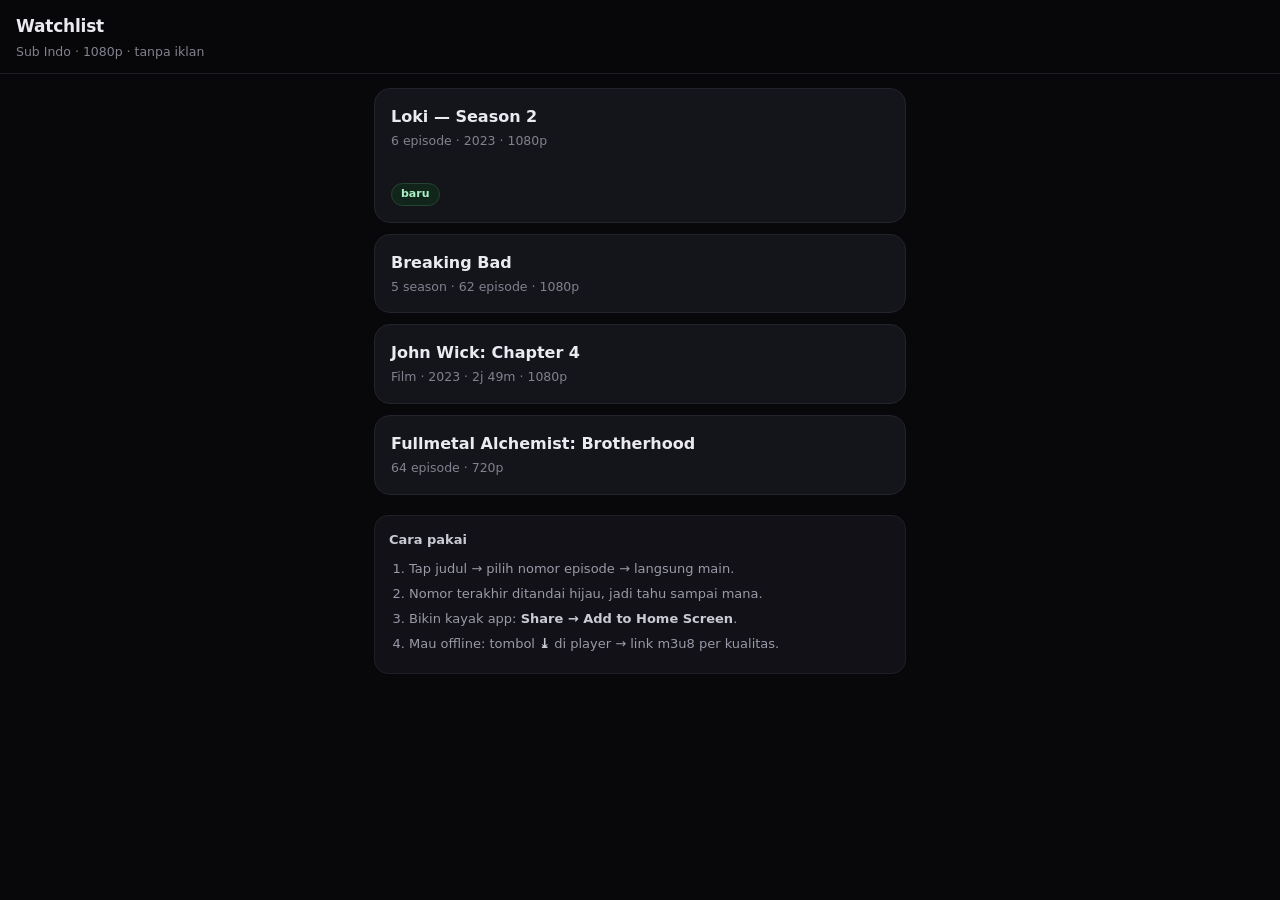
<file: index.html>
<!doctype html>
<html lang="id">
<head>
<meta charset="utf-8">
<meta name="viewport" content="width=device-width,initial-scale=1,viewport-fit=cover">
<meta name="theme-color" content="#08080a">
<meta name="apple-mobile-web-app-capable" content="yes">
<meta name="apple-mobile-web-app-status-bar-style" content="black-translucent">
<title>Watchlist</title>
<link rel="stylesheet" href="style.css">
</head>
<body class="page">
<header>
  <h1>Watchlist</h1>
  <p class="sub">Sub Indo &middot; 1080p &middot; tanpa iklan</p>
</header>
<main>
  <div class="cards">
    <a href="watch.html?show=loki&amp;s=2&amp;e=1">
      <strong>Loki — Season 2</strong>
      <span>6 episode &middot; 2023 &middot; 1080p</span><br>
      <em>baru</em>
    </a>
    <a href="watch.html?show=breaking-bad&amp;s=1&amp;e=1">
      <strong>Breaking Bad</strong>
      <span>5 season &middot; 62 episode &middot; 1080p</span>
    </a>
    <a href="watch.html?show=john-wick-4">
      <strong>John Wick: Chapter 4</strong>
      <span>Film &middot; 2023 &middot; 2j 49m &middot; 1080p</span>
    </a>
    <a href="fullmetal-alchemist-brotherhood.html">
      <strong>Fullmetal Alchemist: Brotherhood</strong>
      <span>64 episode &middot; 720p</span>
    </a>
  </div>
  <div class="note">
    <b>Cara pakai</b>
    <ol class="tips">
      <li>Tap judul &rarr; pilih nomor episode &rarr; langsung main.</li>
      <li>Nomor terakhir ditandai hijau, jadi tahu sampai mana.</li>
      <li>Bikin kayak app: <b>Share &rarr; Add to Home Screen</b>.</li>
      <li>Mau offline: tombol <b>&#10515;</b> di player &rarr; link m3u8 per kualitas.</li>
    </ol>
  </div>
</main>
</body>
</html>
</file>
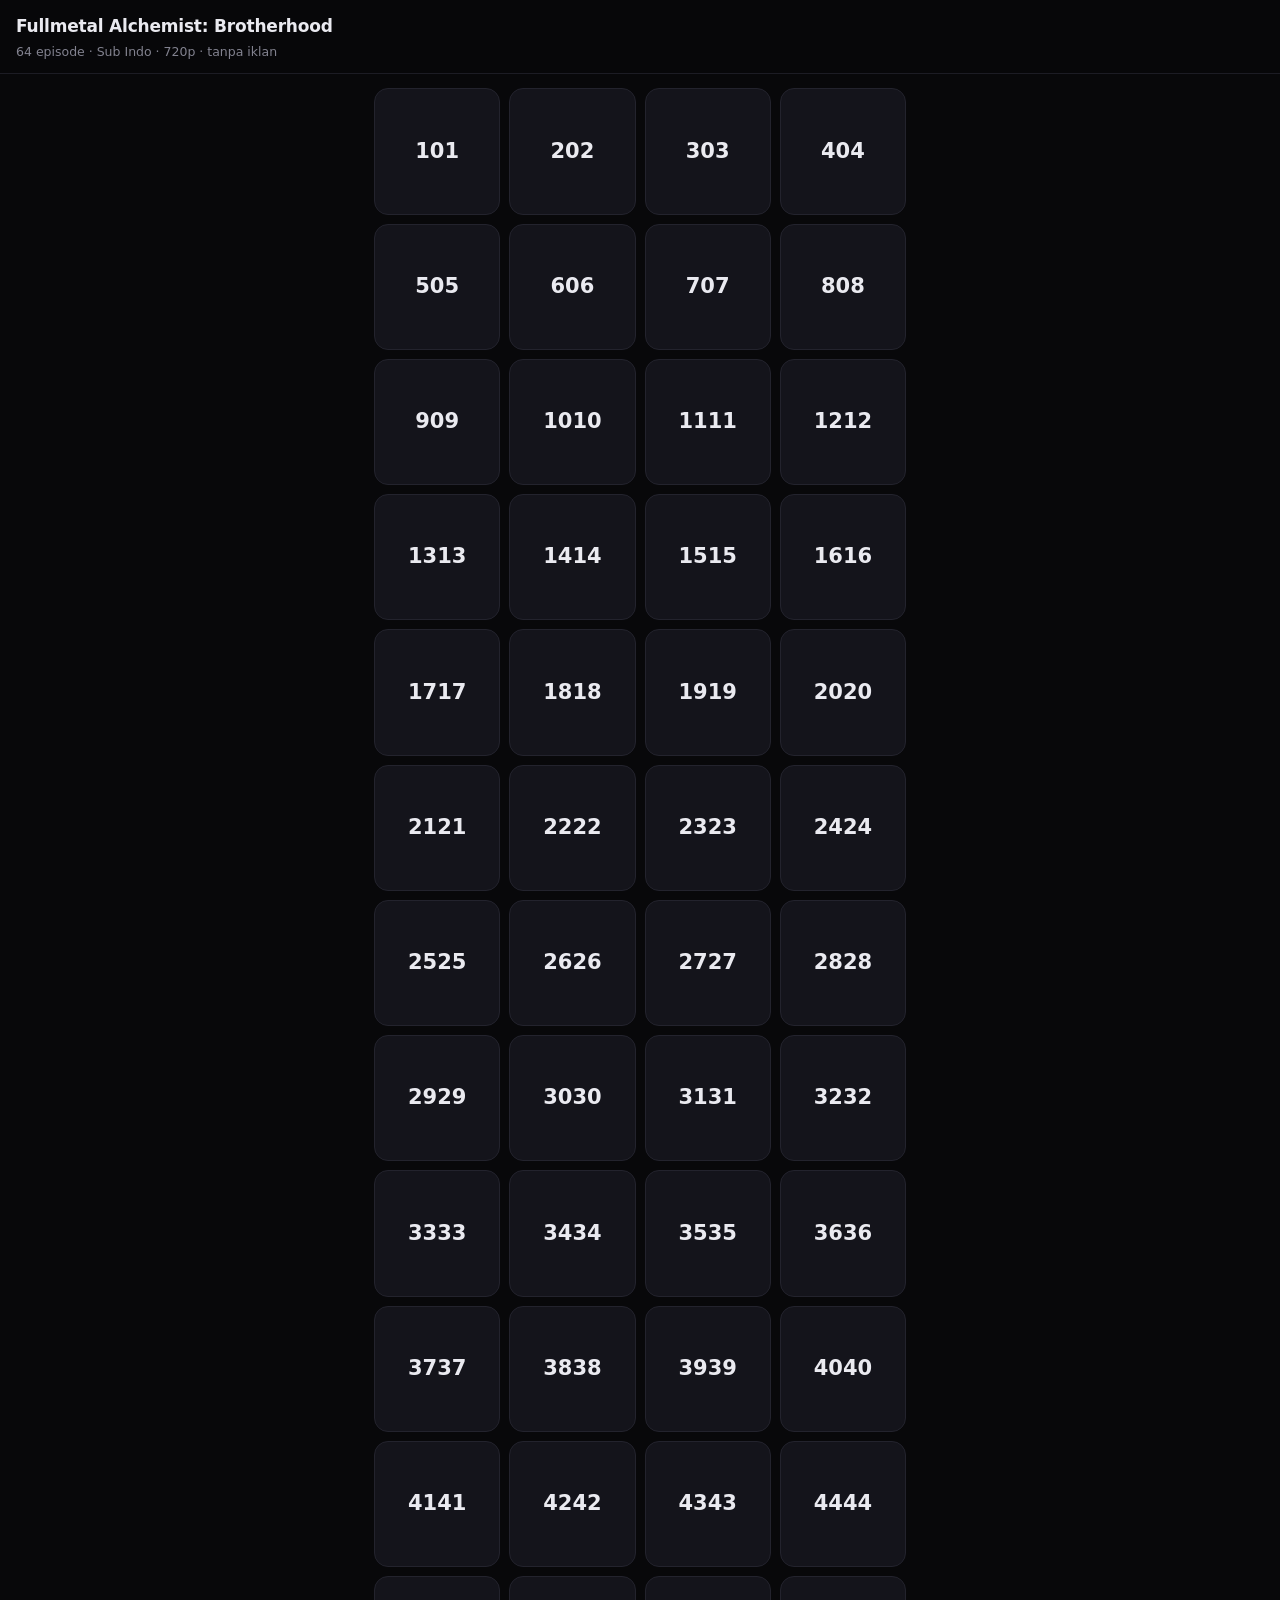
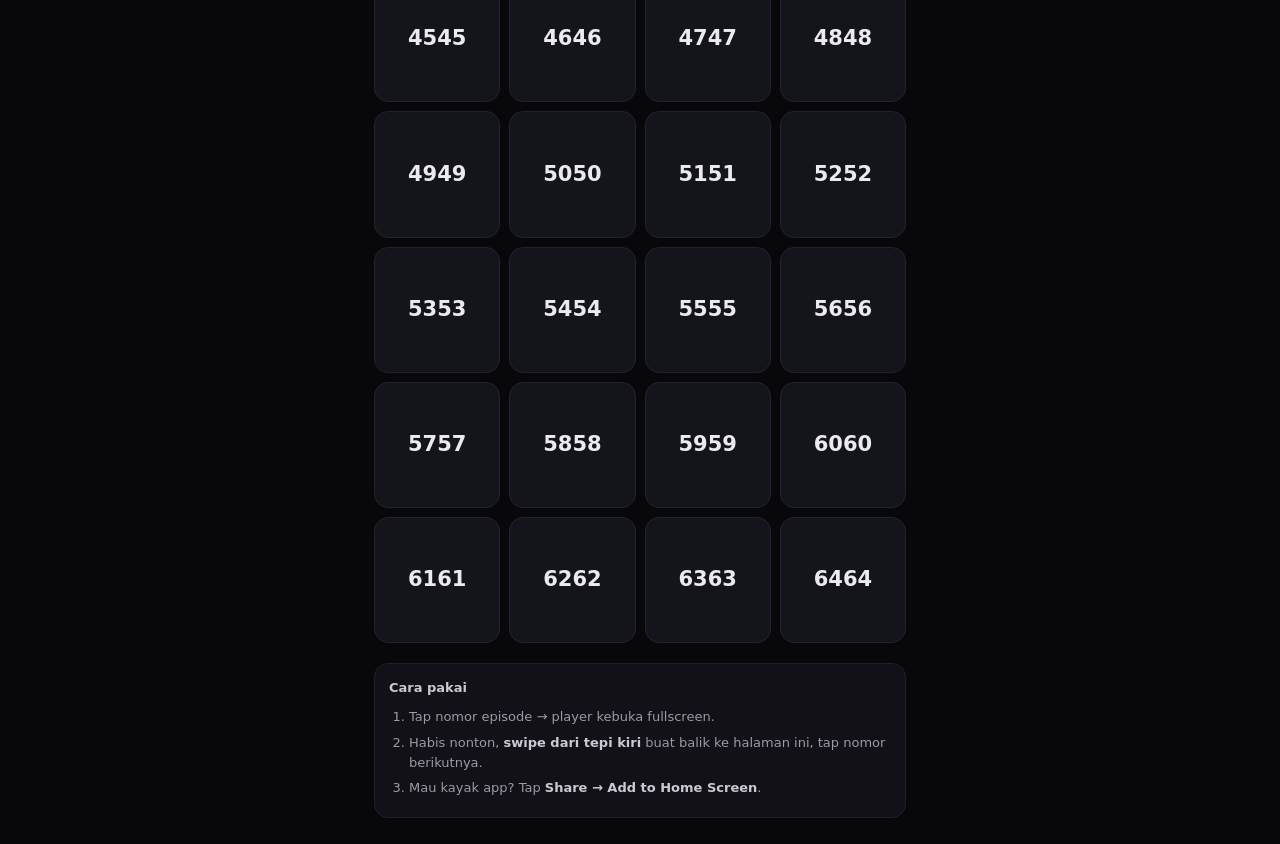
<file: fullmetal-alchemist-brotherhood.html>
<!doctype html>
<html lang="id">
<head>
<meta charset="utf-8">
<meta name="viewport" content="width=device-width,initial-scale=1,viewport-fit=cover">
<meta name="theme-color" content="#08080a">
<meta name="apple-mobile-web-app-capable" content="yes">
<meta name="apple-mobile-web-app-status-bar-style" content="black-translucent">
<title>Fullmetal Alchemist: Brotherhood — Sub Indo 720p</title>
<link rel="stylesheet" href="style.css">

</head>
<body>
<header>
  <h1>Fullmetal Alchemist: Brotherhood</h1>
  <p class="sub">64 episode &middot; Sub Indo &middot; 720p &middot; tanpa iklan</p>
</header>
<main>
  <div class="grid">
    <a class="ep" href="https://nekoclouds.com/embed/01M1F60MRJA37YS2ME9RAAJ488" target="_blank" rel="noopener noreferrer"><b>1</b><span>01</span></a>
    <a class="ep" href="https://nekoclouds.com/embed/01M1F60MJ639CZ15S2D25Q8AY5" target="_blank" rel="noopener noreferrer"><b>2</b><span>02</span></a>
    <a class="ep" href="https://nekoclouds.com/embed/01M1F60MRQ29ZWFYFF0RAZFWF2" target="_blank" rel="noopener noreferrer"><b>3</b><span>03</span></a>
    <a class="ep" href="https://nekoclouds.com/embed/01M1F60MRP1QHA8V1NWXKQXJD2" target="_blank" rel="noopener noreferrer"><b>4</b><span>04</span></a>
    <a class="ep" href="https://nekoclouds.com/embed/01M1F60MRM03JENQY9KD16C77P" target="_blank" rel="noopener noreferrer"><b>5</b><span>05</span></a>
    <a class="ep" href="https://nekoclouds.com/embed/01M1F60MRNGT7CXRM0X4ZN9QW3" target="_blank" rel="noopener noreferrer"><b>6</b><span>06</span></a>
    <a class="ep" href="https://nekoclouds.com/embed/01M1F60MRNDD7X8D7R08ECB8VS" target="_blank" rel="noopener noreferrer"><b>7</b><span>07</span></a>
    <a class="ep" href="https://nekoclouds.com/embed/01M1F60MRSW5A0QVV1ZX3HFD10" target="_blank" rel="noopener noreferrer"><b>8</b><span>08</span></a>
    <a class="ep" href="https://nekoclouds.com/embed/01M1F60MSA0DCMZD039SPKHPDW" target="_blank" rel="noopener noreferrer"><b>9</b><span>09</span></a>
    <a class="ep" href="https://nekoclouds.com/embed/01M1F60MS83HJV8DTY5XPFNRSX" target="_blank" rel="noopener noreferrer"><b>10</b><span>10</span></a>
    <a class="ep" href="https://nekoclouds.com/embed/01M1F60MRSTXDDCP6VQZ5K4CFZ" target="_blank" rel="noopener noreferrer"><b>11</b><span>11</span></a>
    <a class="ep" href="https://nekoclouds.com/embed/01M1F60MRXGMN3PS9DQ3WTQ0XN" target="_blank" rel="noopener noreferrer"><b>12</b><span>12</span></a>
    <a class="ep" href="https://nekoclouds.com/embed/01M1F60MS7FZ4D35FJGKD4W1DP" target="_blank" rel="noopener noreferrer"><b>13</b><span>13</span></a>
    <a class="ep" href="https://nekoclouds.com/embed/01M1F60MRXAV65JMS9T3RYN8E3" target="_blank" rel="noopener noreferrer"><b>14</b><span>14</span></a>
    <a class="ep" href="https://nekoclouds.com/embed/01M1F60MS73Z75527RS6F5B467" target="_blank" rel="noopener noreferrer"><b>15</b><span>15</span></a>
    <a class="ep" href="https://nekoclouds.com/embed/01M1F60MS8GDMQJV0B8M10F7S7" target="_blank" rel="noopener noreferrer"><b>16</b><span>16</span></a>
    <a class="ep" href="https://nekoclouds.com/embed/01M1F60MRPH8JDBKCR1EV1S05H" target="_blank" rel="noopener noreferrer"><b>17</b><span>17</span></a>
    <a class="ep" href="https://nekoclouds.com/embed/01M1F60MTASQ616KAP8WQRB54Q" target="_blank" rel="noopener noreferrer"><b>18</b><span>18</span></a>
    <a class="ep" href="https://nekoclouds.com/embed/01M1F60MSX7MTQ4RQ9Q948EYCV" target="_blank" rel="noopener noreferrer"><b>19</b><span>19</span></a>
    <a class="ep" href="https://nekoclouds.com/embed/01M1F60MSAE70XMRPTFE02DYH9" target="_blank" rel="noopener noreferrer"><b>20</b><span>20</span></a>
    <a class="ep" href="https://nekoclouds.com/embed/01M1F60MRVBENYGTGMGC4BFSDZ" target="_blank" rel="noopener noreferrer"><b>21</b><span>21</span></a>
    <a class="ep" href="https://nekoclouds.com/embed/01M1F60MRWV20CV24SC5Q3R5HB" target="_blank" rel="noopener noreferrer"><b>22</b><span>22</span></a>
    <a class="ep" href="https://nekoclouds.com/embed/01M1F60MSBXGTH7RRVZ0GS6NJS" target="_blank" rel="noopener noreferrer"><b>23</b><span>23</span></a>
    <a class="ep" href="https://nekoclouds.com/embed/01M1F60MRWKW3TK04CZASEK6F1" target="_blank" rel="noopener noreferrer"><b>24</b><span>24</span></a>
    <a class="ep" href="https://nekoclouds.com/embed/01M1F60MSAQH0GXMC17CXMJN5S" target="_blank" rel="noopener noreferrer"><b>25</b><span>25</span></a>
    <a class="ep" href="https://nekoclouds.com/embed/01M1F60MSATDW4AF60RMBAK4QJ" target="_blank" rel="noopener noreferrer"><b>26</b><span>26</span></a>
    <a class="ep" href="https://nekoclouds.com/embed/01M1F60MSBBR3F5KEHF3ZGSD84" target="_blank" rel="noopener noreferrer"><b>27</b><span>27</span></a>
    <a class="ep" href="https://nekoclouds.com/embed/01M1F60MRVP0J91ANQ2BHP9JDT" target="_blank" rel="noopener noreferrer"><b>28</b><span>28</span></a>
    <a class="ep" href="https://nekoclouds.com/embed/01M1F60MSX6APEX32T5Q844BXS" target="_blank" rel="noopener noreferrer"><b>29</b><span>29</span></a>
    <a class="ep" href="https://nekoclouds.com/embed/01M1F60MRW3RJPGB6V0G69X9Z8" target="_blank" rel="noopener noreferrer"><b>30</b><span>30</span></a>
    <a class="ep" href="https://nekoclouds.com/embed/01M1F60MSXRQNA5QCEADYSEN2K" target="_blank" rel="noopener noreferrer"><b>31</b><span>31</span></a>
    <a class="ep" href="https://nekoclouds.com/embed/01M1F60MSBG5CH5DXB70WR2C9X" target="_blank" rel="noopener noreferrer"><b>32</b><span>32</span></a>
    <a class="ep" href="https://nekoclouds.com/embed/01M1F60MRT5411Y6G16VWGNMB2" target="_blank" rel="noopener noreferrer"><b>33</b><span>33</span></a>
    <a class="ep" href="https://nekoclouds.com/embed/01M1F60MS9NZGQX68TPT4EAVS0" target="_blank" rel="noopener noreferrer"><b>34</b><span>34</span></a>
    <a class="ep" href="https://nekoclouds.com/embed/01M1F60MSAMZVB08ZGRXS3X3J1" target="_blank" rel="noopener noreferrer"><b>35</b><span>35</span></a>
    <a class="ep" href="https://nekoclouds.com/embed/01M1F60MSBQ3KEWB53FP6VXS5X" target="_blank" rel="noopener noreferrer"><b>36</b><span>36</span></a>
    <a class="ep" href="https://nekoclouds.com/embed/01M1F60MSXQ7Y9DJMFT87XKHWD" target="_blank" rel="noopener noreferrer"><b>37</b><span>37</span></a>
    <a class="ep" href="https://nekoclouds.com/embed/01M1F60MSBEZEZANT3KNEA9Y0Q" target="_blank" rel="noopener noreferrer"><b>38</b><span>38</span></a>
    <a class="ep" href="https://nekoclouds.com/embed/01M1F60MRRPG63ESJ600MV6TPX" target="_blank" rel="noopener noreferrer"><b>39</b><span>39</span></a>
    <a class="ep" href="https://nekoclouds.com/embed/01M1F60MSBEAF6HCV712K5KBHR" target="_blank" rel="noopener noreferrer"><b>40</b><span>40</span></a>
    <a class="ep" href="https://nekoclouds.com/embed/01M1F60MS8HMFRRPCE6E68PVYK" target="_blank" rel="noopener noreferrer"><b>41</b><span>41</span></a>
    <a class="ep" href="https://nekoclouds.com/embed/01M1F60MS825KN3P7023VEVEZF" target="_blank" rel="noopener noreferrer"><b>42</b><span>42</span></a>
    <a class="ep" href="https://nekoclouds.com/embed/01M1F60MRVBRJTVQMN25VTHTT9" target="_blank" rel="noopener noreferrer"><b>43</b><span>43</span></a>
    <a class="ep" href="https://nekoclouds.com/embed/01M1F60MRR0BKW9WXD1AS2FZXS" target="_blank" rel="noopener noreferrer"><b>44</b><span>44</span></a>
    <a class="ep" href="https://nekoclouds.com/embed/01M1F60MRXXT9RYKWS5JM4NAE6" target="_blank" rel="noopener noreferrer"><b>45</b><span>45</span></a>
    <a class="ep" href="https://nekoclouds.com/embed/01M1F60MRWPB12D62552DBEP29" target="_blank" rel="noopener noreferrer"><b>46</b><span>46</span></a>
    <a class="ep" href="https://nekoclouds.com/embed/01M1F60MRTWN96M6AJTD5YSBP4" target="_blank" rel="noopener noreferrer"><b>47</b><span>47</span></a>
    <a class="ep" href="https://nekoclouds.com/embed/01M1F60MRR8594M477QJVKTCQ0" target="_blank" rel="noopener noreferrer"><b>48</b><span>48</span></a>
    <a class="ep" href="https://nekoclouds.com/embed/01M1F60MRG7K81YX3694WESKFE" target="_blank" rel="noopener noreferrer"><b>49</b><span>49</span></a>
    <a class="ep" href="https://nekoclouds.com/embed/01M1F60MSXRFN9WTGR5YY6ESX0" target="_blank" rel="noopener noreferrer"><b>50</b><span>50</span></a>
    <a class="ep" href="https://nekoclouds.com/embed/01M1F60MRR4KSJPAYTY5VP3VN6" target="_blank" rel="noopener noreferrer"><b>51</b><span>51</span></a>
    <a class="ep" href="https://nekoclouds.com/embed/01M1F60MRVJTTHVQ6QDJ28R1CR" target="_blank" rel="noopener noreferrer"><b>52</b><span>52</span></a>
    <a class="ep" href="https://nekoclouds.com/embed/01M1F60MRT64N5ZCGZ5TC713R3" target="_blank" rel="noopener noreferrer"><b>53</b><span>53</span></a>
    <a class="ep" href="https://nekoclouds.com/embed/01M1F60MRXGKR7N0VJDY335PB2" target="_blank" rel="noopener noreferrer"><b>54</b><span>54</span></a>
    <a class="ep" href="https://nekoclouds.com/embed/01M1F60MRVN4XBZG8EG0DKSSHP" target="_blank" rel="noopener noreferrer"><b>55</b><span>55</span></a>
    <a class="ep" href="https://nekoclouds.com/embed/01M1F60MSXA225539Y7FYPXAEP" target="_blank" rel="noopener noreferrer"><b>56</b><span>56</span></a>
    <a class="ep" href="https://nekoclouds.com/embed/01M1F60MSZDM4JZK4TMB73QYE3" target="_blank" rel="noopener noreferrer"><b>57</b><span>57</span></a>
    <a class="ep" href="https://nekoclouds.com/embed/01M1F60MSA9H5KWMRBBA6KAHZ6" target="_blank" rel="noopener noreferrer"><b>58</b><span>58</span></a>
    <a class="ep" href="https://nekoclouds.com/embed/01M1F60MRWAMZA1KGDZG36TZBC" target="_blank" rel="noopener noreferrer"><b>59</b><span>59</span></a>
    <a class="ep" href="https://nekoclouds.com/embed/01M1F60MRX8WKKC86YP24Y14YC" target="_blank" rel="noopener noreferrer"><b>60</b><span>60</span></a>
    <a class="ep" href="https://nekoclouds.com/embed/01M1F60MS7QGPMYSSGNSTR20M2" target="_blank" rel="noopener noreferrer"><b>61</b><span>61</span></a>
    <a class="ep" href="https://nekoclouds.com/embed/01M1F60MRX6QKMP9JX3D8G4ETW" target="_blank" rel="noopener noreferrer"><b>62</b><span>62</span></a>
    <a class="ep" href="https://nekoclouds.com/embed/01M1F60MRW2T7628TJCS6CAT64" target="_blank" rel="noopener noreferrer"><b>63</b><span>63</span></a>
    <a class="ep" href="https://nekoclouds.com/embed/01M1F60MSZG4M0SH4843Y58JM1" target="_blank" rel="noopener noreferrer"><b>64</b><span>64</span></a>
  </div>
  <div class="note">
    <b style="color:#c9cbd4">Cara pakai</b>
    <ol class="tips">
      <li>Tap nomor episode &rarr; player kebuka fullscreen.</li>
      <li>Habis nonton, <b>swipe dari tepi kiri</b> buat balik ke halaman ini, tap nomor berikutnya.</li>
      <li>Mau kayak app? Tap <b>Share &rarr; Add to Home Screen</b>.</li>
    </ol>
  </div>
</main>
</body>
</html>
</file>
<file: style.css>
/* watchlist — shared mobile styles */
:root{color-scheme:dark;--accent:#7de3a0;--bg:#08080a;--card:#14141b;--line:#23232d;--dim:#82828f}
*{box-sizing:border-box;-webkit-tap-highlight-color:transparent}
html,body{height:100%}
body{margin:0;background:var(--bg);color:#eaeaf0;font:16px/1.5 -apple-system,system-ui,"SF Pro Text",sans-serif}
body.page{padding:0 0 env(safe-area-inset-bottom)}
header{position:sticky;top:0;z-index:2;padding:calc(14px + env(safe-area-inset-top)) 16px 12px;
       background:rgba(8,8,10,.93);backdrop-filter:blur(12px);border-bottom:1px solid #1c1c24}
h1{margin:0 0 3px;font-size:17px;font-weight:700;letter-spacing:-.2px}
p.sub{margin:0;font-size:12.5px;color:var(--dim)}
main{padding:14px 14px 26px;max-width:560px;margin:0 auto}
.tabs{display:flex;gap:7px;overflow-x:auto;padding:0 0 12px;scrollbar-width:none}
.tabs::-webkit-scrollbar{display:none}
.tabs button{flex:0 0 auto;background:var(--card);color:#c9cbd4;border:1px solid var(--line);
             border-radius:99px;padding:7px 15px;font:inherit;font-size:14px;cursor:pointer}
.tabs button[aria-pressed=true]{background:#1c3328;border-color:#2f6b4a;color:#a9f0c6}
.grid{display:grid;grid-template-columns:repeat(4,1fr);gap:9px}
a.ep{display:flex;align-items:center;justify-content:center;aspect-ratio:1/1;text-decoration:none;
     border-radius:14px;background:var(--card);border:1px solid var(--line);color:#eaeaf0;
     font-size:21px;font-weight:650;font-variant-numeric:tabular-nums;cursor:pointer}
a.ep:active{background:#1e1e28;border-color:var(--accent);transform:scale(.96)}
a.ep.seen{border-color:#2f6b4a}
a.ep.last{background:#1c3328;border-color:var(--accent);color:#a9f0c6}
a.hero{display:block;text-align:center;text-decoration:none;border-radius:16px;padding:26px 16px;
       background:var(--card);border:1px solid var(--line);color:#eaeaf0;font-size:19px;font-weight:650;cursor:pointer}
a.hero:active{background:#1e1e28;border-color:var(--accent);transform:scale(.98)}
.note{margin:20px 0 0;padding:14px;border-radius:14px;background:#111117;border:1px solid #1f1f28;
      font-size:13px;color:#9a9aa8;line-height:1.55}
.note b{color:#c9cbd4}
ol.tips{margin:9px 0 0;padding-left:20px}
ol.tips li{margin:5px 0}
.cards{display:grid;gap:11px}
.cards a{display:block;text-decoration:none;padding:16px;border-radius:16px;background:var(--card);
         border:1px solid var(--line);color:#eaeaf0}
.cards a:active{background:#1e1e28;border-color:var(--accent)}
.cards strong{display:block;font-size:16px;font-weight:650}
.cards span{display:block;margin-top:3px;font-size:12.5px;color:var(--dim)}
.cards em{display:inline-block;margin-top:8px;font-style:normal;font-size:11px;font-weight:600;
          color:#a9f0c6;background:#12251b;border:1px solid #24452f;border-radius:99px;padding:2px 9px}

/* ---- watch page ---- */
body.watch{display:flex;flex-direction:column;height:100%}
.topbar{flex:0 0 auto;display:flex;gap:8px;align-items:center;flex-wrap:wrap;
        padding:calc(9px + env(safe-area-inset-top)) 12px 9px;background:#131319;border-bottom:1px solid #23232d}
.topbar h1{font-size:14px;margin:0;white-space:nowrap;font-weight:600}
select,button.btn{background:#20202a;color:#eaeaf0;border:1px solid #34343f;font:inherit;font-size:14px;
                  border-radius:9px;padding:6px 10px;cursor:pointer}
button.btn{min-width:38px}
.badge{font-size:11.5px;color:#7de3a0;background:#0d1a13;border:1px solid #1e3a2a;border-radius:99px;padding:4px 10px;white-space:nowrap}
.spacer{margin-left:auto}
.stage{flex:1 1 auto;position:relative;background:#000;min-height:0;display:flex;align-items:center;justify-content:center}
video{width:100%;height:100%;display:block;background:#000}
.ovl{position:absolute;inset:0;display:flex;flex-direction:column;align-items:center;justify-content:center;
     gap:12px;background:#000c;text-align:center;padding:24px;font-size:14px;color:#c9cbd4}
.ovl.hide{display:none}
.spin{width:26px;height:26px;border:3px solid #33333f;border-top-color:var(--accent);border-radius:50%;animation:s .8s linear infinite}
@keyframes s{to{transform:rotate(360deg)}}
.ovl a{color:var(--accent);font-size:13px}
.pick{display:none;position:absolute;inset:0;overflow:auto;background:#0b0b0f;padding:14px;
      grid-template-columns:repeat(auto-fill,minmax(64px,1fr));gap:8px;align-content:start}
.pick.on{display:grid}
.pick a{display:flex;align-items:center;justify-content:center;aspect-ratio:1/1;text-decoration:none;
        background:#171720;border:1px solid transparent;border-radius:10px;color:#dfe1ea;
        font-variant-numeric:tabular-nums;font-size:17px}
.pick a.cur{background:#1c3328;border-color:#2f6b4a;color:#a9f0c6}

/* ---- download panel ---- */
.dlp{display:none;position:absolute;inset:0;overflow:auto;background:#0b0b0fee;padding:16px;
     flex-direction:column;gap:12px;backdrop-filter:blur(4px)}
.dlp.on{display:flex}
.dlp h2{margin:0;font-size:15px;font-weight:650}
.dlq{display:flex;flex-wrap:wrap;gap:8px}
.dlopt{display:flex;flex-direction:column;align-items:center;gap:2px;background:#171720;color:#dfe1ea;
       border:1px solid #34343f;border-radius:11px;padding:9px 14px;font:inherit;font-size:14px;cursor:pointer}
.dlopt em{font-style:normal;font-size:10.5px;color:#8a8a99}
.dlopt.on{background:#1c3328;border-color:#2f6b4a;color:#a9f0c6}
.dlnote{margin:0;font-size:12.5px;color:#9a9aa8;line-height:1.5}
</file>
